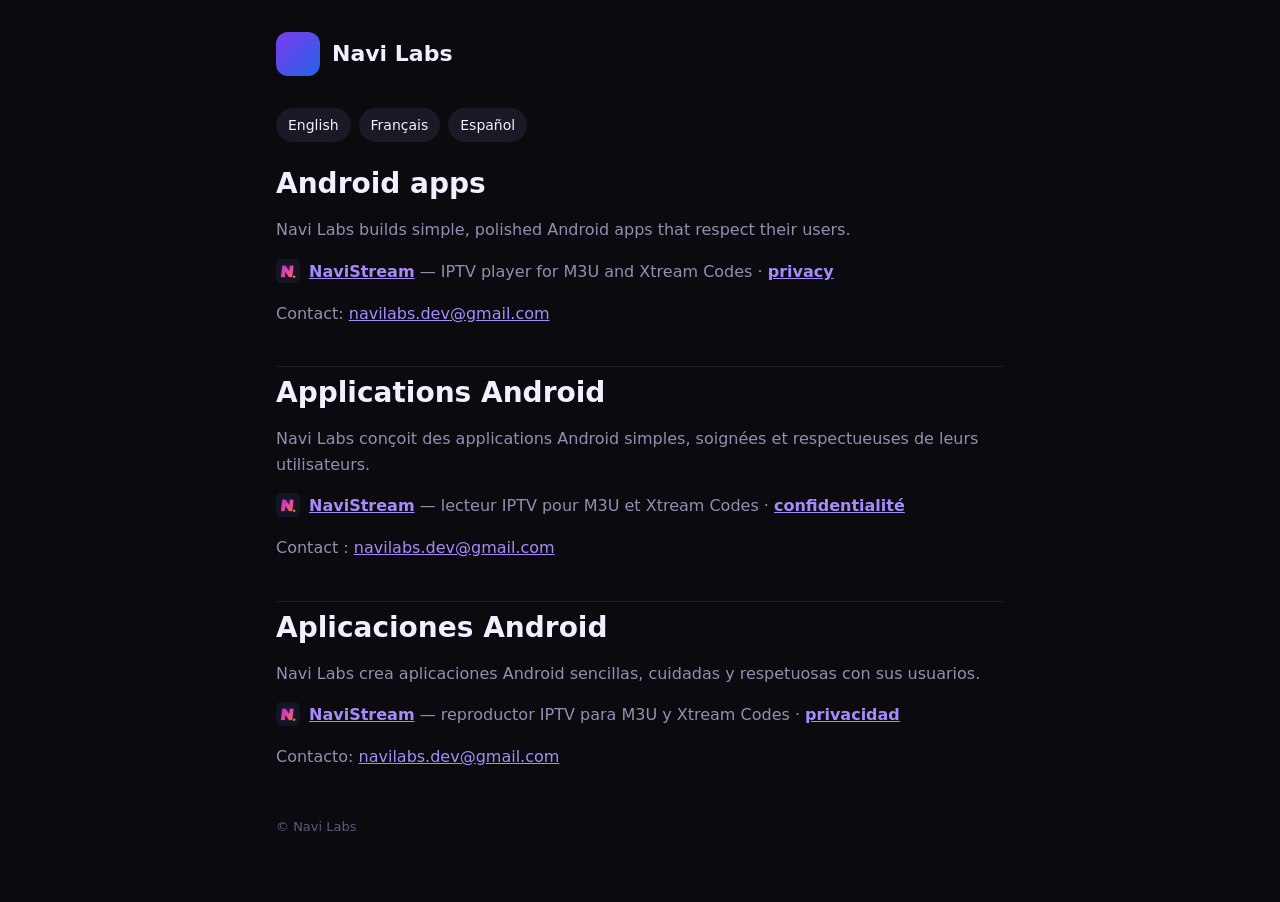
<file: index.html>
<!doctype html>
<html lang="en">
<head>
  <meta charset="utf-8">
  <meta name="viewport" content="width=device-width, initial-scale=1">
  <meta name="robots" content="noindex">
  <meta name="google-site-verification" content="mLCMIlj_lYxmFpUtmn_haMWbnfl76-PF5dcKWTGZXME">
  <title>Navi Labs</title>
  <meta name="description" content="Navi Labs — Android apps.">
  <link rel="stylesheet" href="style.css">
</head>
<body>
  <div class="wrap">
    <header>
      <div class="logo" aria-hidden="true"></div>
      <div class="brand"><a href="./">Navi Labs</a></div>
    </header>

    <nav class="langs" aria-label="Langue / Language / Idioma">
      <a href="#en">English</a>
      <a href="#fr">Français</a>
      <a href="#es">Español</a>
    </nav>

    <section id="en" lang="en">
      <h1>Android apps</h1>
      <p>Navi Labs builds simple, polished Android apps that respect their users.</p>
      <ul class="apps">
        <li><img class="app-icon" src="navistream/icon.png" alt="" width="24" height="24"> <a href="navistream/">NaviStream</a> — IPTV player for M3U and Xtream Codes · <a href="navistream/privacy.html#en">privacy</a></li>
      </ul>
      <p>Contact: <a href="mailto:navilabs.dev@gmail.com">navilabs.dev@gmail.com</a></p>
    </section>

    <section id="fr" lang="fr" class="lang-section">
      <h1>Applications Android</h1>
      <p>Navi Labs conçoit des applications Android simples, soignées et respectueuses de leurs utilisateurs.</p>
      <ul class="apps">
        <li><img class="app-icon" src="navistream/icon.png" alt="" width="24" height="24"> <a href="navistream/">NaviStream</a> — lecteur IPTV pour M3U et Xtream Codes · <a href="navistream/privacy.html#fr">confidentialité</a></li>
      </ul>
      <p>Contact : <a href="mailto:navilabs.dev@gmail.com">navilabs.dev@gmail.com</a></p>
    </section>

    <section id="es" lang="es" class="lang-section">
      <h1>Aplicaciones Android</h1>
      <p>Navi Labs crea aplicaciones Android sencillas, cuidadas y respetuosas con sus usuarios.</p>
      <ul class="apps">
        <li><img class="app-icon" src="navistream/icon.png" alt="" width="24" height="24"> <a href="navistream/">NaviStream</a> — reproductor IPTV para M3U y Xtream Codes · <a href="navistream/privacy.html#es">privacidad</a></li>
      </ul>
      <p>Contacto: <a href="mailto:navilabs.dev@gmail.com">navilabs.dev@gmail.com</a></p>
    </section>

    <footer>© Navi Labs</footer>
  </div>
</body>
</html>
</file>
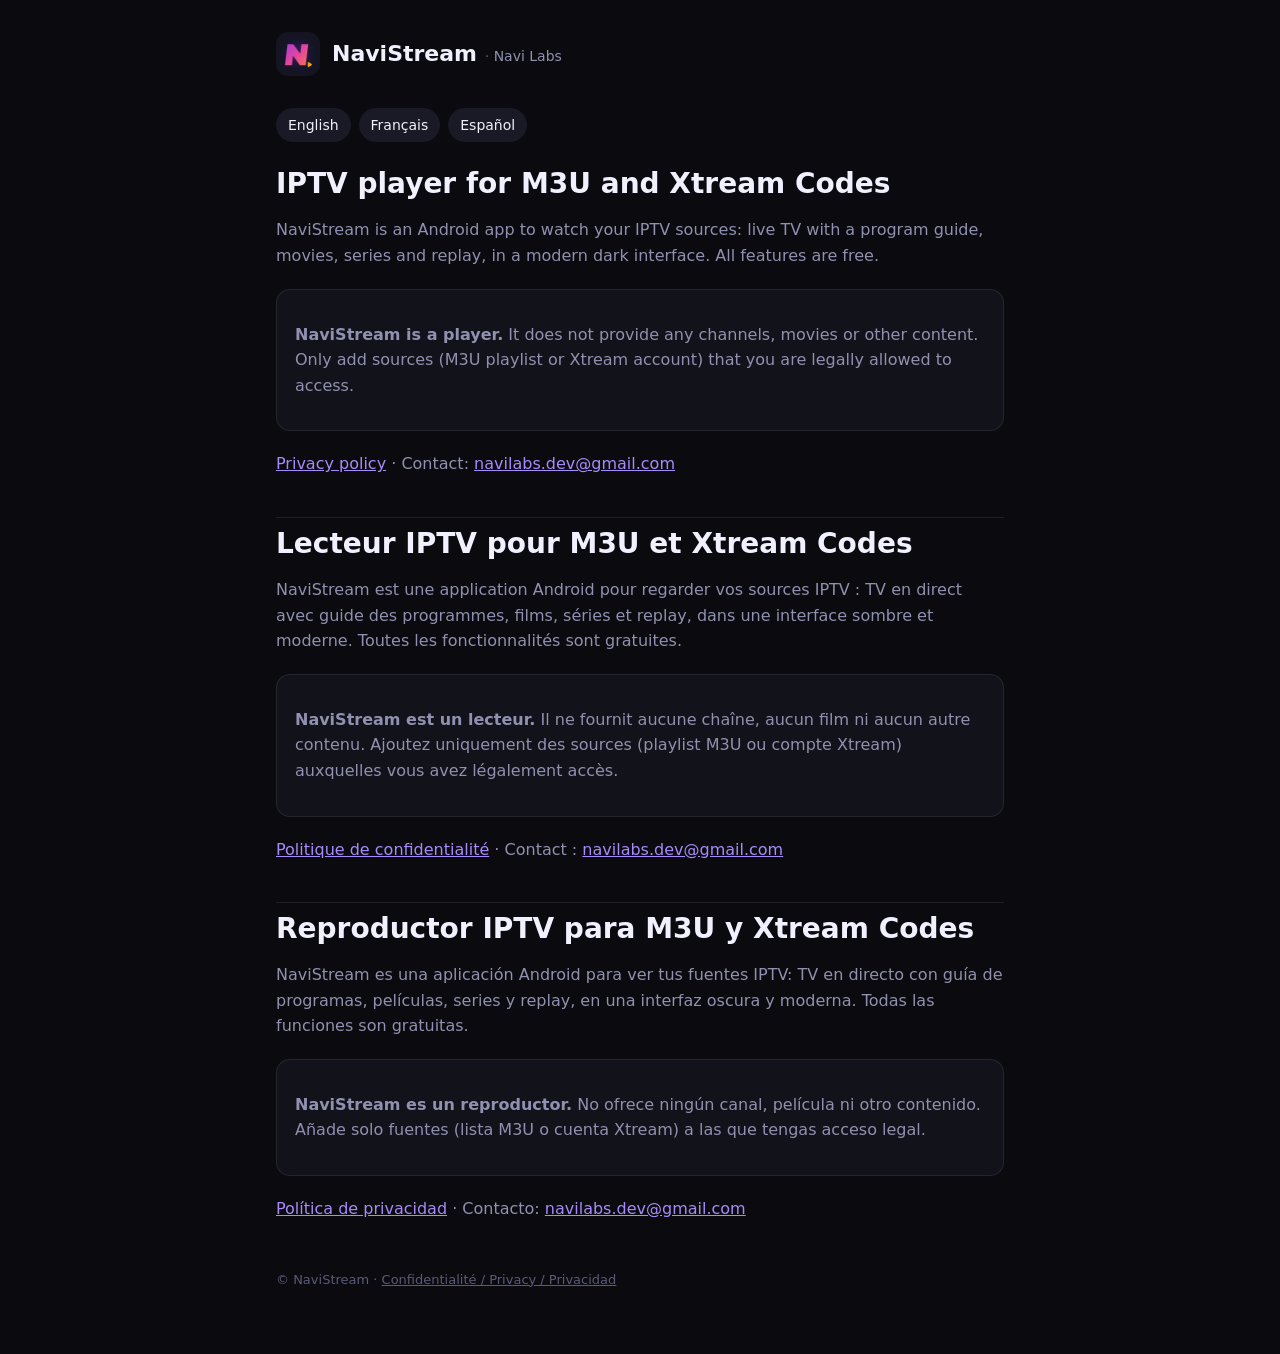
<file: navistream/index.html>
<!doctype html>
<html lang="en">
<head>
  <meta charset="utf-8">
  <meta name="viewport" content="width=device-width, initial-scale=1">
  <meta name="robots" content="noindex">
  <title>NaviStream — IPTV player</title>
  <meta name="description" content="NaviStream: IPTV player for M3U playlists and Xtream Codes accounts. Live TV, movies, series and replay.">
  <link rel="stylesheet" href="../style.css">
  <link rel="icon" type="image/png" href="icon.png">
</head>
<body>
  <div class="wrap">
    <header>
      <img class="logo" src="icon.png" alt="" width="44" height="44">
      <div class="brand"><a href="./">NaviStream</a> <span class="by">· <a href="../">Navi Labs</a></span></div>
    </header>

    <nav class="langs" aria-label="Langue / Language / Idioma">
      <a href="#en">English</a>
      <a href="#fr">Français</a>
      <a href="#es">Español</a>
    </nav>

    <section id="en" lang="en">
      <h1>IPTV player for M3U and Xtream Codes</h1>
      <p>NaviStream is an Android app to watch your IPTV sources: live TV with a program guide, movies, series and replay, in a modern dark interface. All features are free.</p>
      <div class="card">
        <p><strong>NaviStream is a player.</strong> It does not provide any channels, movies or other content. Only add sources (M3U playlist or Xtream account) that you are legally allowed to access.</p>
      </div>
      <p><a href="privacy.html#en">Privacy policy</a> · Contact: <a href="mailto:navilabs.dev@gmail.com">navilabs.dev@gmail.com</a></p>
    </section>

    <section id="fr" lang="fr" class="lang-section">
      <h1>Lecteur IPTV pour M3U et Xtream Codes</h1>
      <p>NaviStream est une application Android pour regarder vos sources IPTV : TV en direct avec guide des programmes, films, séries et replay, dans une interface sombre et moderne. Toutes les fonctionnalités sont gratuites.</p>
      <div class="card">
        <p><strong>NaviStream est un lecteur.</strong> Il ne fournit aucune chaîne, aucun film ni aucun autre contenu. Ajoutez uniquement des sources (playlist M3U ou compte Xtream) auxquelles vous avez légalement accès.</p>
      </div>
      <p><a href="privacy.html#fr">Politique de confidentialité</a> · Contact : <a href="mailto:navilabs.dev@gmail.com">navilabs.dev@gmail.com</a></p>
    </section>

    <section id="es" lang="es" class="lang-section">
      <h1>Reproductor IPTV para M3U y Xtream Codes</h1>
      <p>NaviStream es una aplicación Android para ver tus fuentes IPTV: TV en directo con guía de programas, películas, series y replay, en una interfaz oscura y moderna. Todas las funciones son gratuitas.</p>
      <div class="card">
        <p><strong>NaviStream es un reproductor.</strong> No ofrece ningún canal, película ni otro contenido. Añade solo fuentes (lista M3U o cuenta Xtream) a las que tengas acceso legal.</p>
      </div>
      <p><a href="privacy.html#es">Política de privacidad</a> · Contacto: <a href="mailto:navilabs.dev@gmail.com">navilabs.dev@gmail.com</a></p>
    </section>

    <footer>© NaviStream · <a href="privacy.html">Confidentialité / Privacy / Privacidad</a></footer>
  </div>
</body>
</html>
</file>
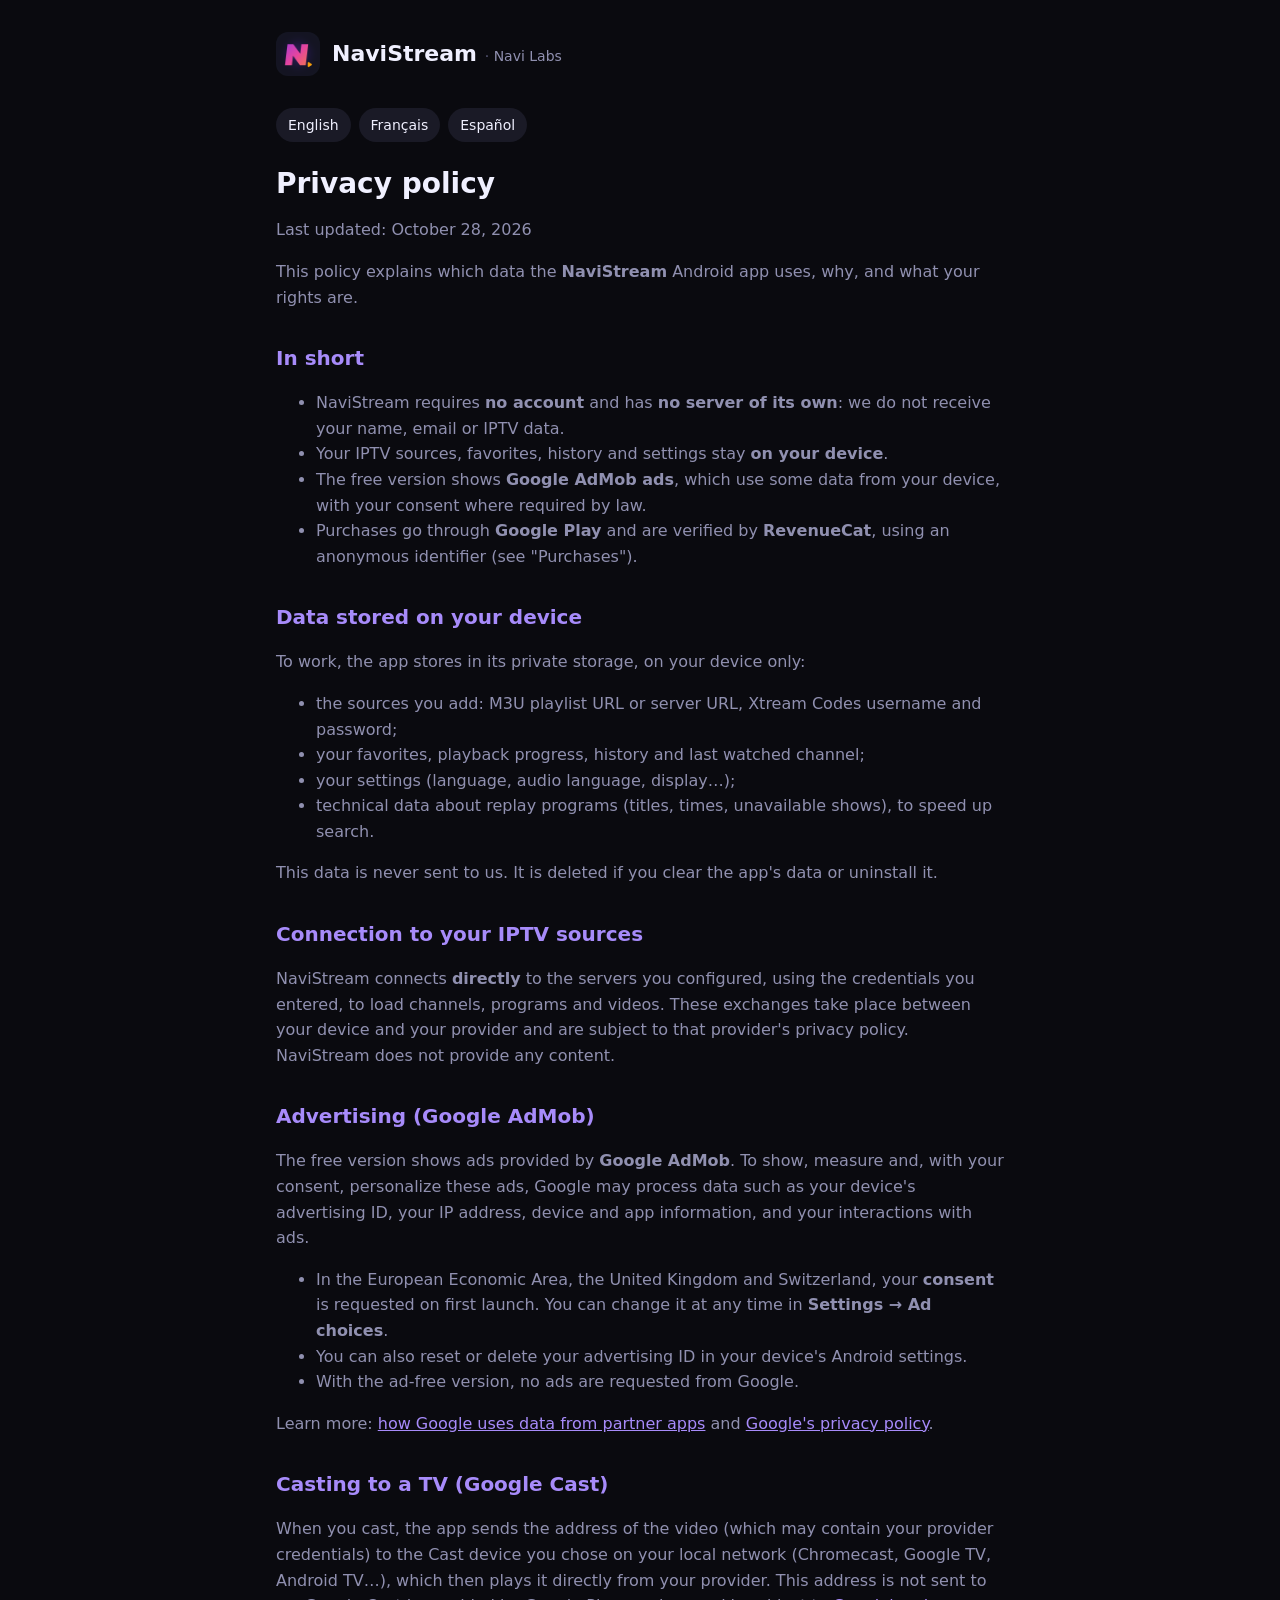
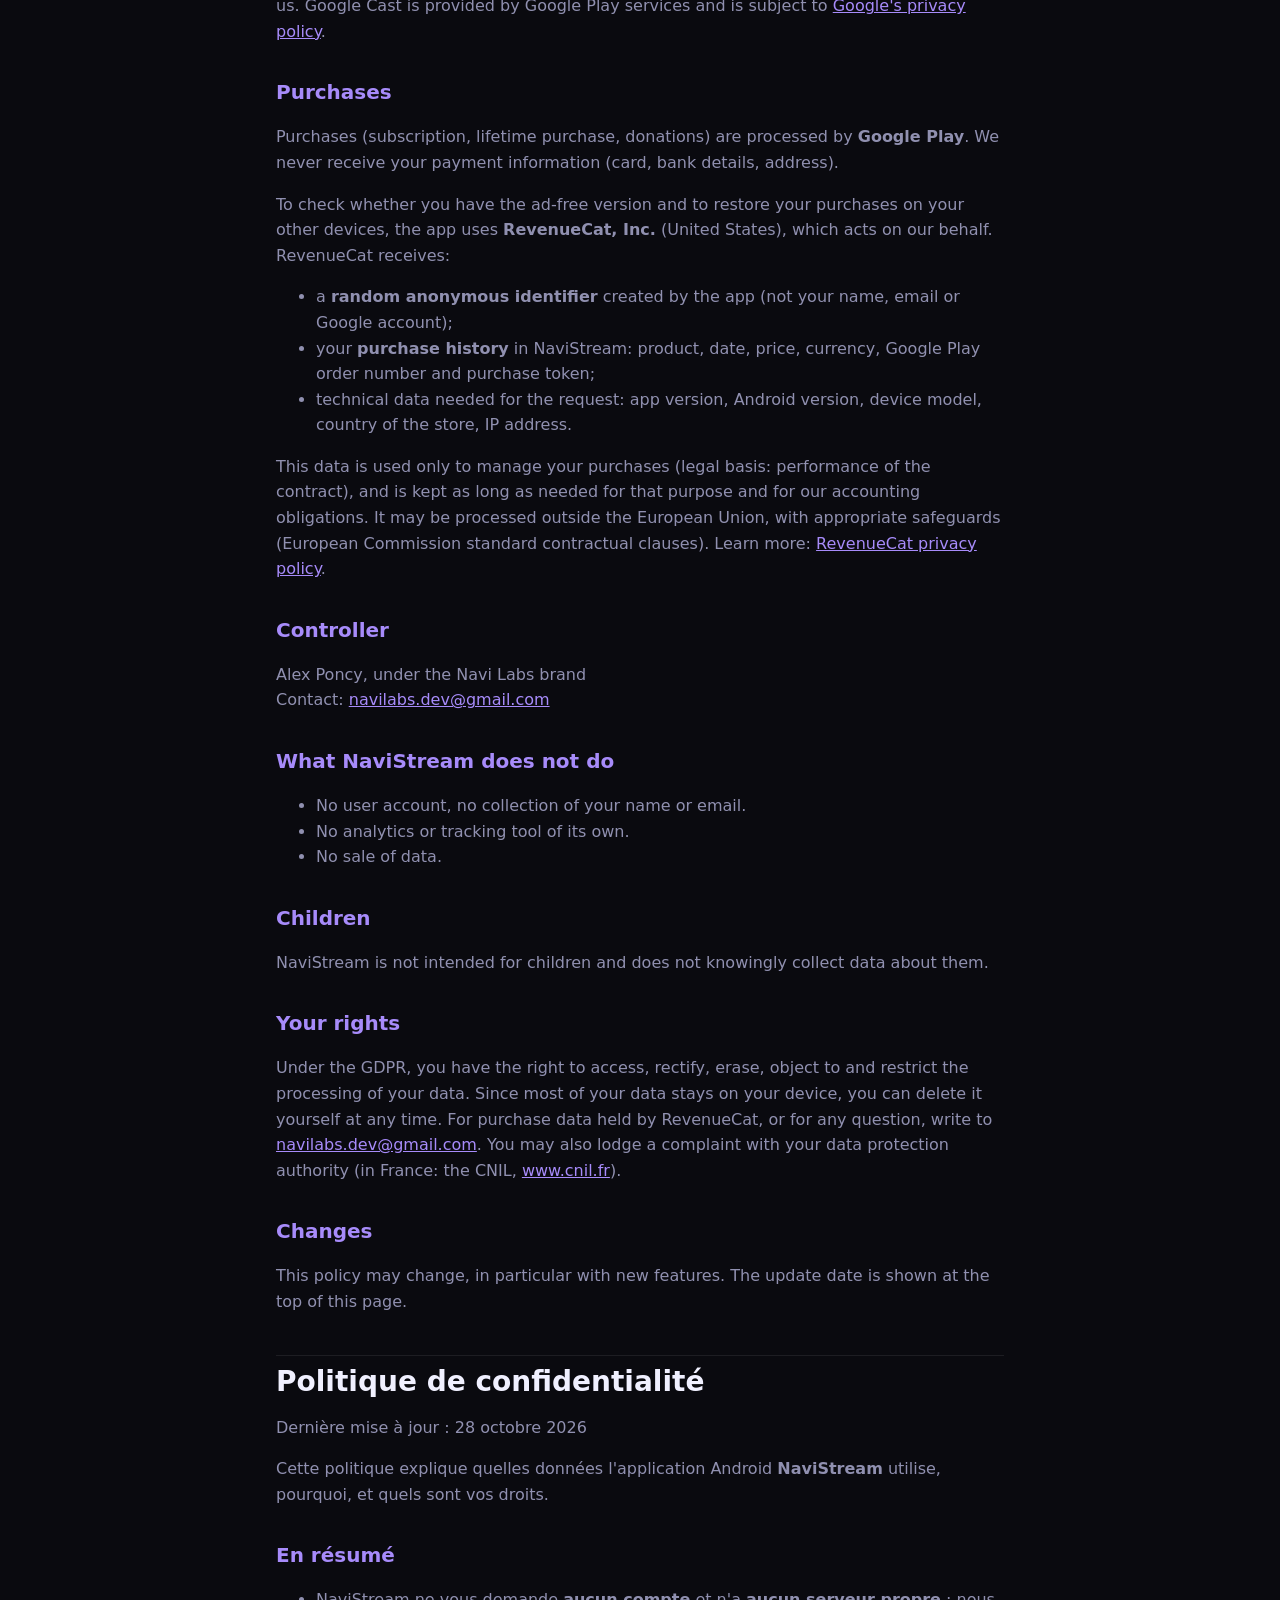
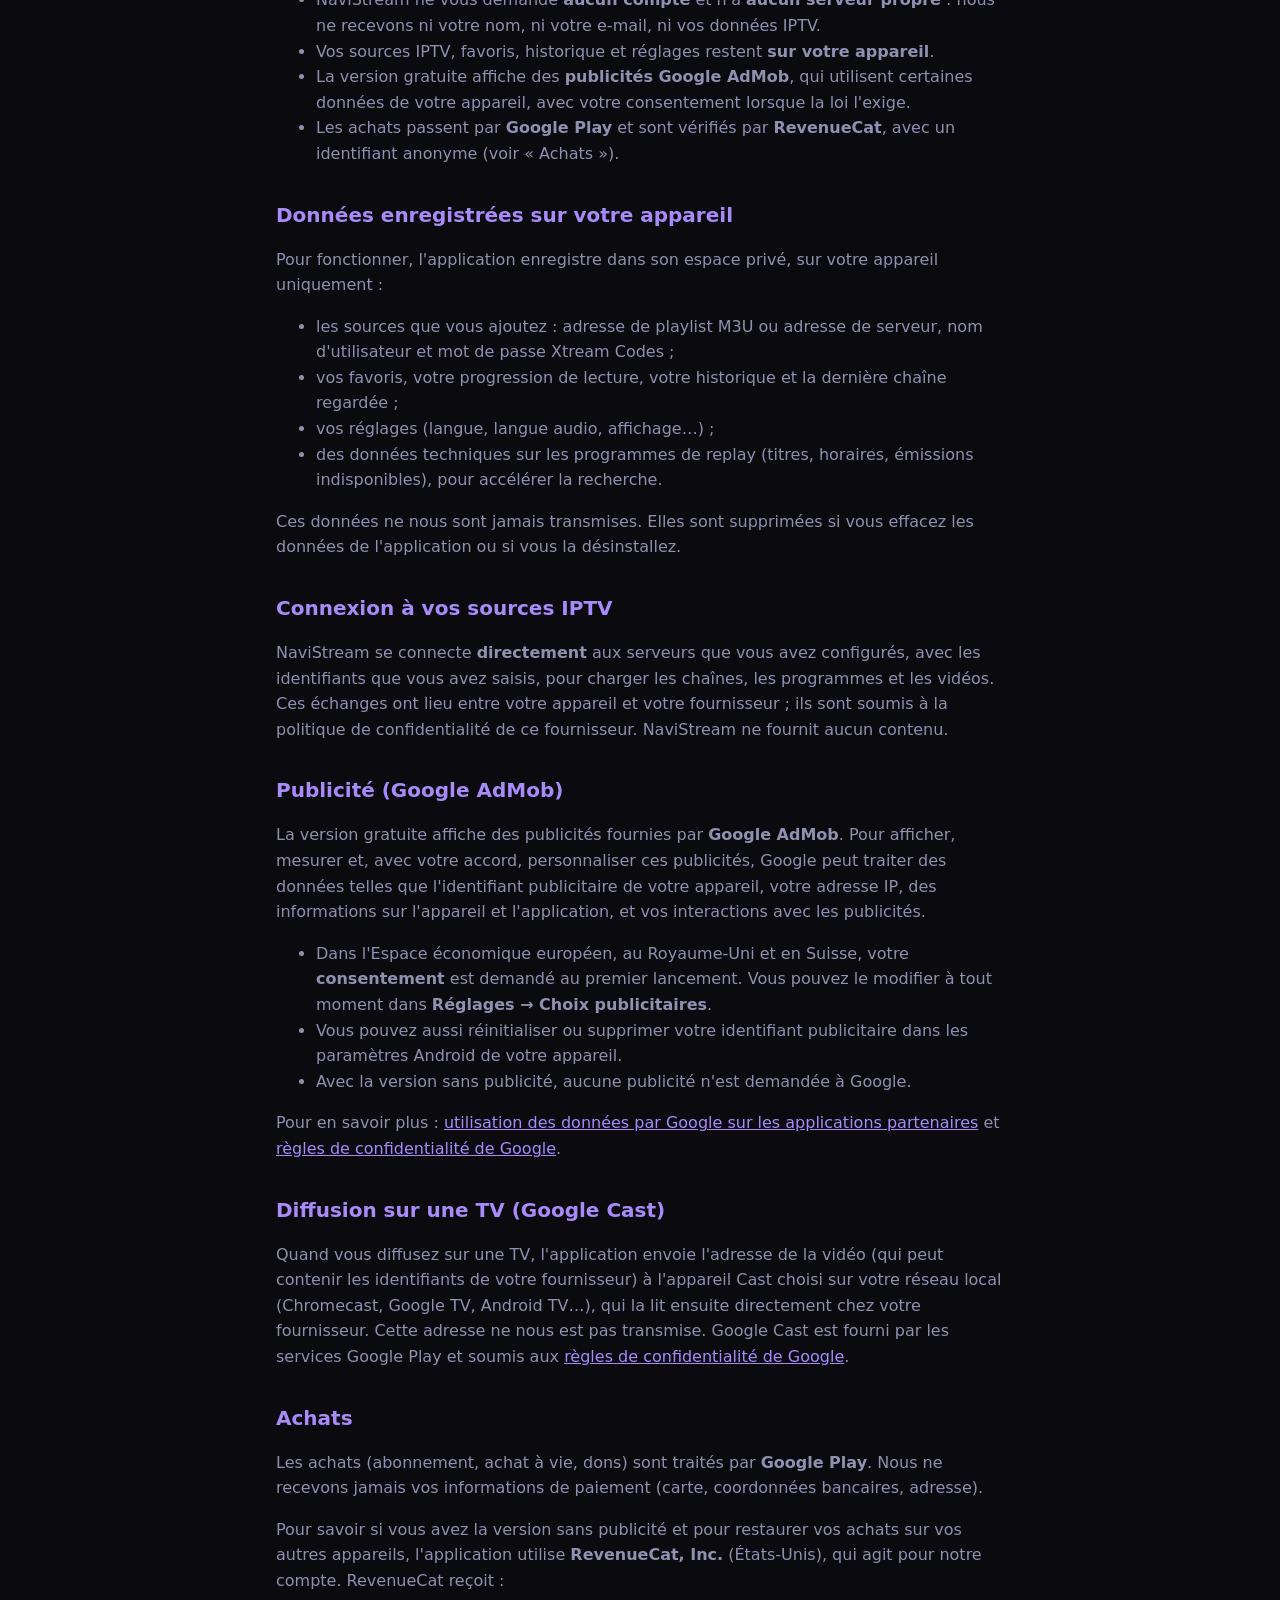
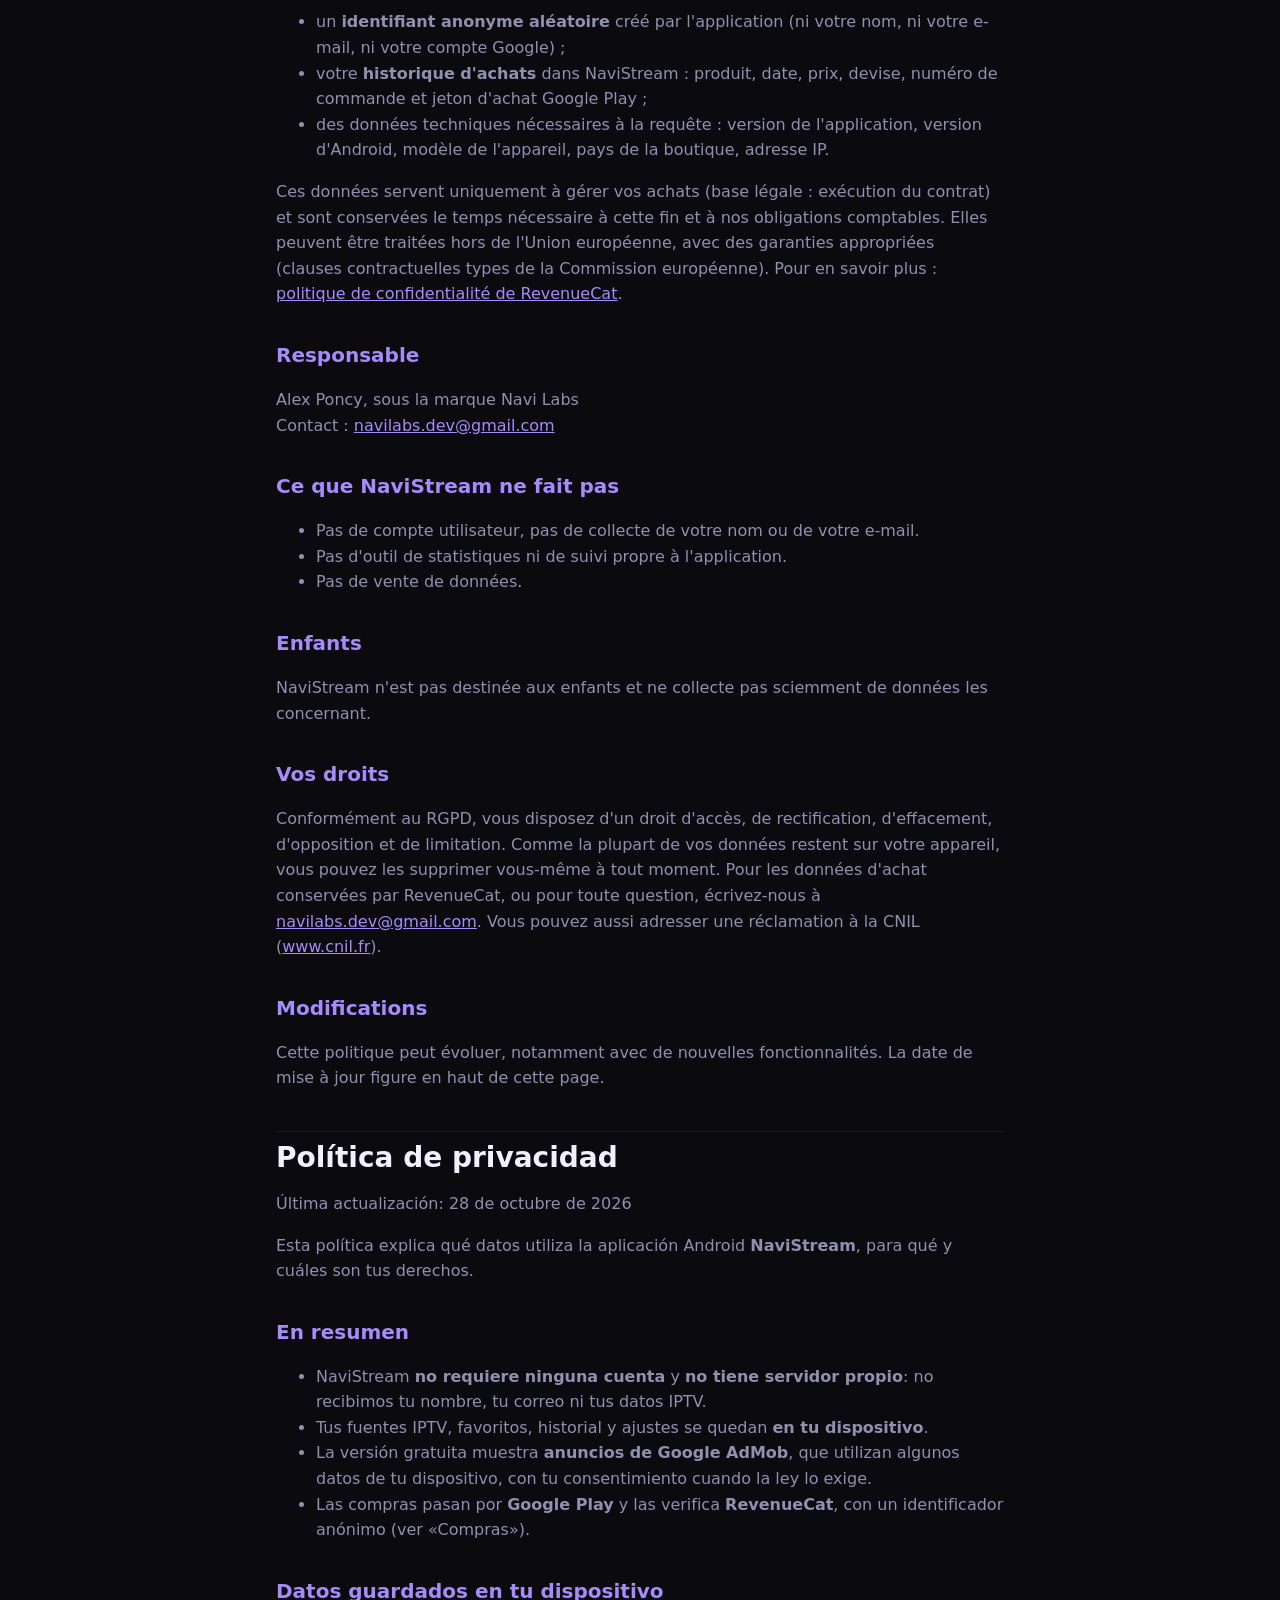
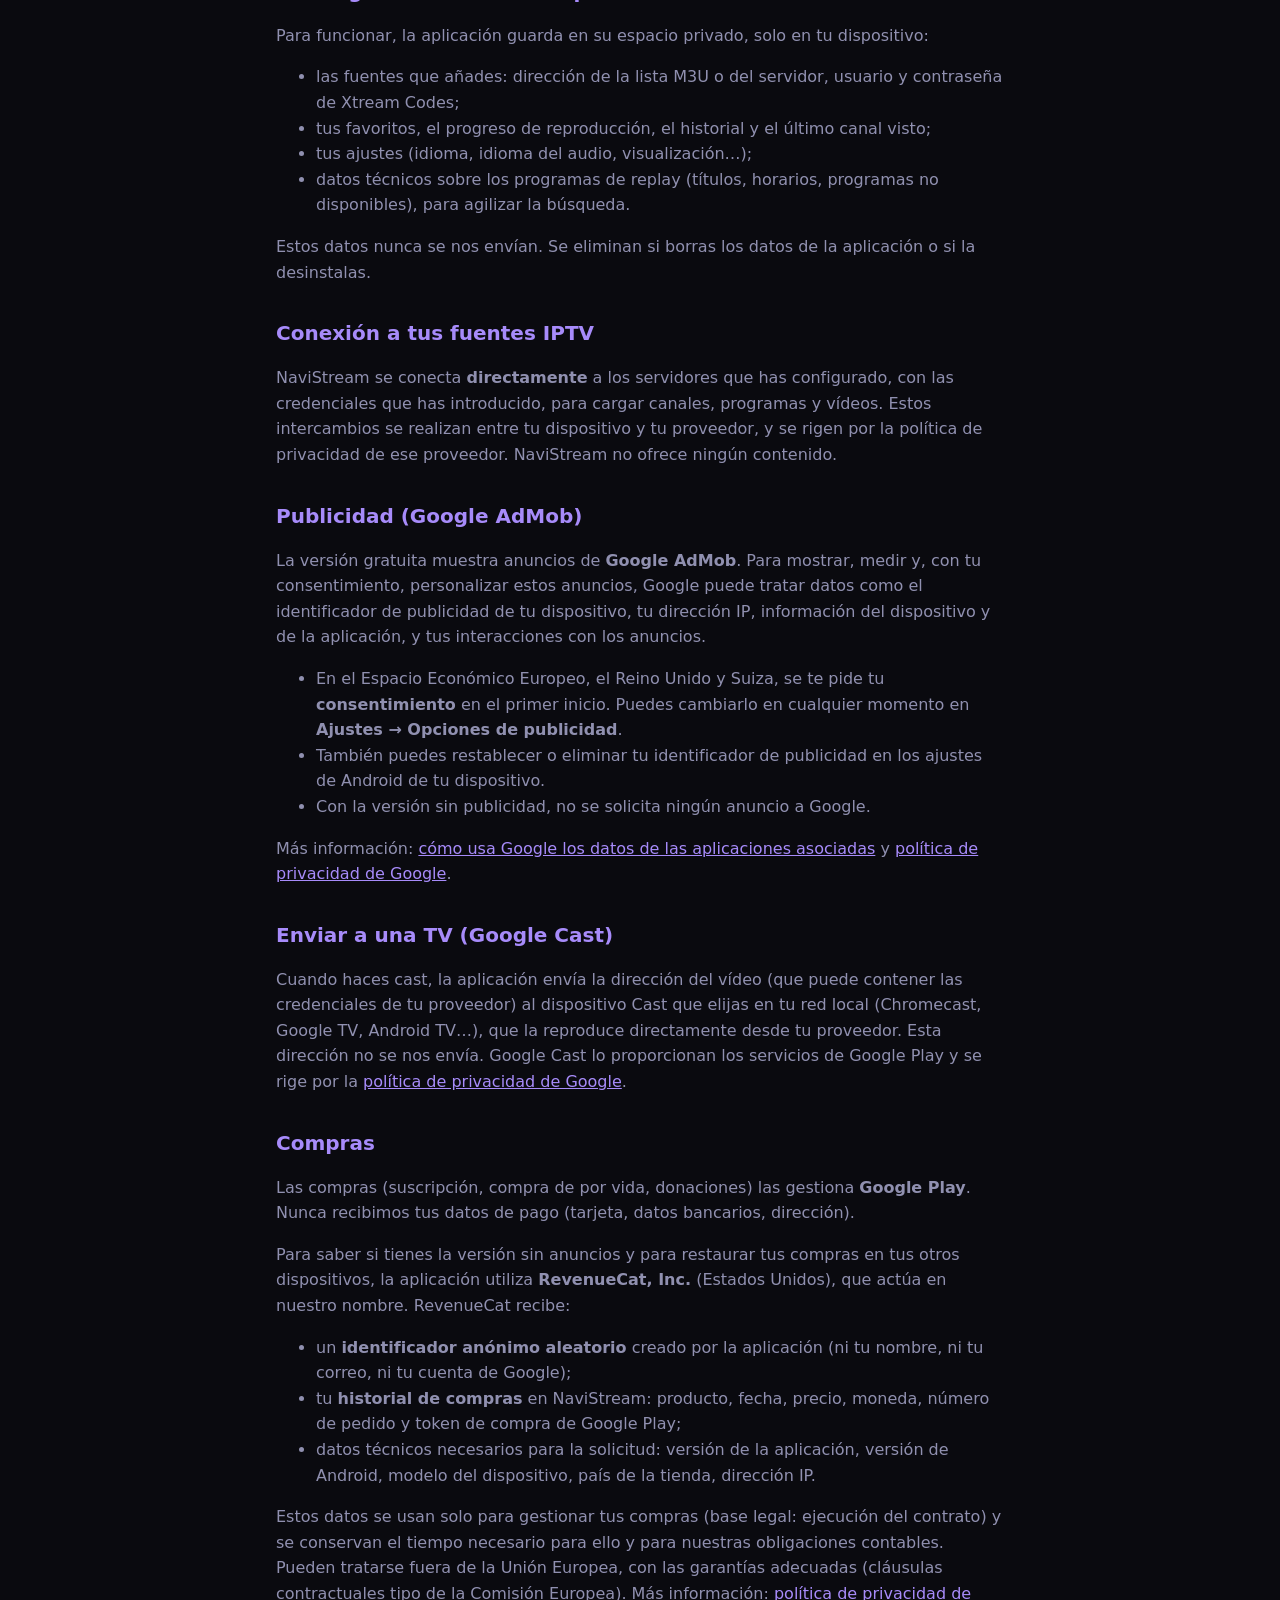
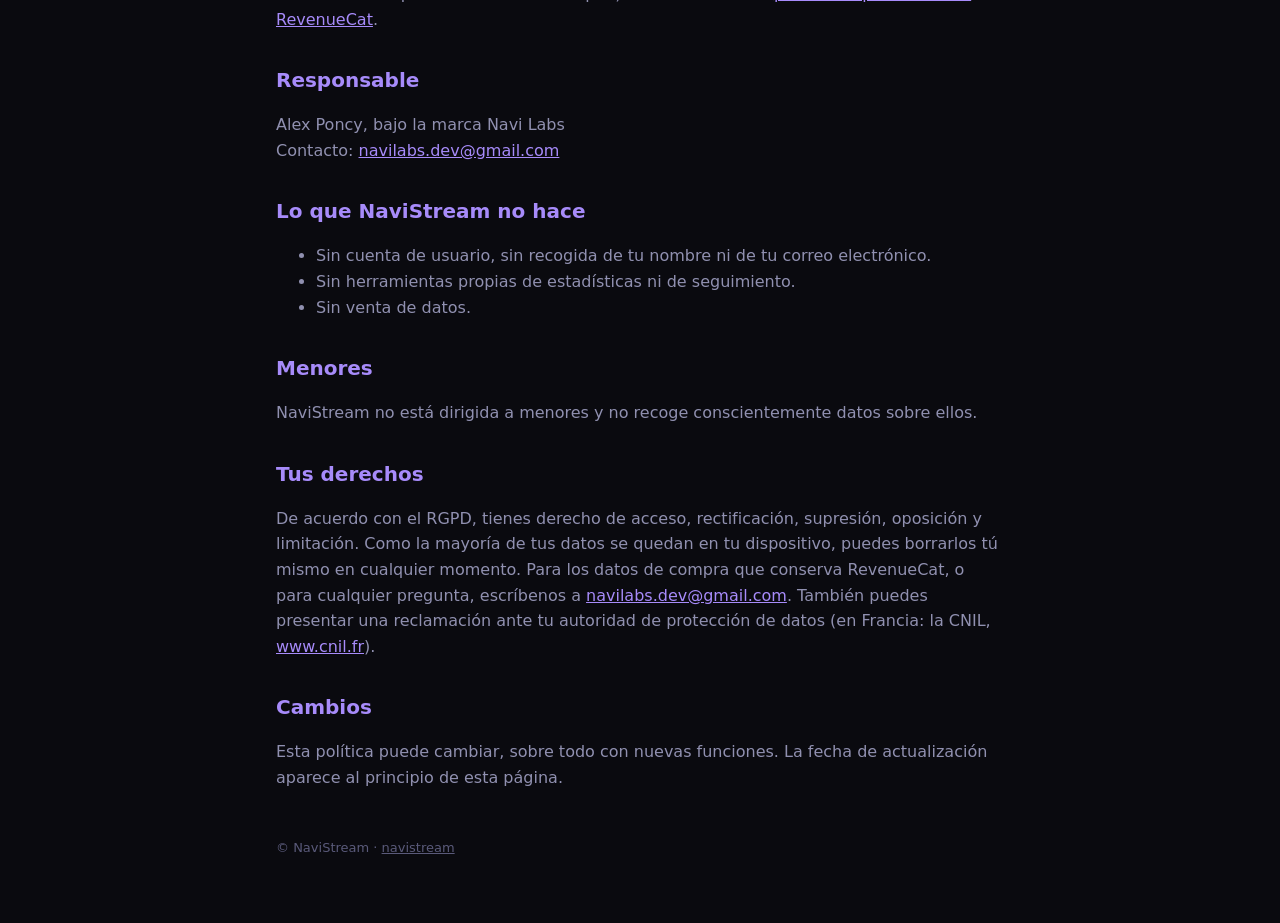
<file: navistream/privacy.html>
<!doctype html>
<html lang="en">
<head>
  <meta charset="utf-8">
  <meta name="viewport" content="width=device-width, initial-scale=1">
  <meta name="robots" content="noindex">
  <title>NaviStream — Privacy policy</title>
  <meta name="description" content="Privacy policy of the NaviStream app.">
  <link rel="stylesheet" href="../style.css">
  <link rel="icon" type="image/png" href="icon.png">
</head>
<body>
  <div class="wrap">
    <header>
      <img class="logo" src="icon.png" alt="" width="44" height="44">
      <div class="brand"><a href="./">NaviStream</a> <span class="by">· <a href="../">Navi Labs</a></span></div>
    </header>

    <nav class="langs" aria-label="Langue / Language / Idioma">
      <a href="#en">English</a>
      <a href="#fr">Français</a>
      <a href="#es">Español</a>
    </nav>

    <!-- ===================================================== ENGLISH -->
    <section id="en" lang="en">
      <h1>Privacy policy</h1>
      <p>Last updated: October 28, 2026</p>

      <p>This policy explains which data the <strong>NaviStream</strong> Android app uses, why, and what your rights are.</p>

      <h2>In short</h2>
      <ul>
        <li>NaviStream requires <strong>no account</strong> and has <strong>no server of its own</strong>: we do not receive your name, email or IPTV data.</li>
        <li>Your IPTV sources, favorites, history and settings stay <strong>on your device</strong>.</li>
        <li>The free version shows <strong>Google AdMob ads</strong>, which use some data from your device, with your consent where required by law.</li>
        <li>Purchases go through <strong>Google Play</strong> and are verified by <strong>RevenueCat</strong>, using an anonymous identifier (see "Purchases").</li>
      </ul>

      <h2>Data stored on your device</h2>
      <p>To work, the app stores in its private storage, on your device only:</p>
      <ul>
        <li>the sources you add: M3U playlist URL or server URL, Xtream Codes username and password;</li>
        <li>your favorites, playback progress, history and last watched channel;</li>
        <li>your settings (language, audio language, display…);</li>
        <li>technical data about replay programs (titles, times, unavailable shows), to speed up search.</li>
      </ul>
      <p>This data is never sent to us. It is deleted if you clear the app's data or uninstall it.</p>

      <h2>Connection to your IPTV sources</h2>
      <p>NaviStream connects <strong>directly</strong> to the servers you configured, using the credentials you entered, to load channels, programs and videos. These exchanges take place between your device and your provider and are subject to that provider's privacy policy. NaviStream does not provide any content.</p>

      <h2>Advertising (Google AdMob)</h2>
      <p>The free version shows ads provided by <strong>Google AdMob</strong>. To show, measure and, with your consent, personalize these ads, Google may process data such as your device's advertising ID, your IP address, device and app information, and your interactions with ads.</p>
      <ul>
        <li>In the European Economic Area, the United Kingdom and Switzerland, your <strong>consent</strong> is requested on first launch. You can change it at any time in <strong>Settings → Ad choices</strong>.</li>
        <li>You can also reset or delete your advertising ID in your device's Android settings.</li>
        <li>With the ad-free version, no ads are requested from Google.</li>
      </ul>
      <p>Learn more: <a href="https://policies.google.com/technologies/partner-sites" rel="noopener">how Google uses data from partner apps</a> and <a href="https://policies.google.com/privacy" rel="noopener">Google's privacy policy</a>.</p>

      <h2>Casting to a TV (Google Cast)</h2>
      <p>When you cast, the app sends the address of the video (which may contain your provider credentials) to the Cast device you chose on your local network (Chromecast, Google TV, Android TV…), which then plays it directly from your provider. This address is not sent to us. Google Cast is provided by Google Play services and is subject to <a href="https://policies.google.com/privacy" rel="noopener">Google's privacy policy</a>.</p>

      <h2>Purchases</h2>
      <p>Purchases (subscription, lifetime purchase, donations) are processed by <strong>Google Play</strong>. We never receive your payment information (card, bank details, address).</p>
      <p>To check whether you have the ad-free version and to restore your purchases on your other devices, the app uses <strong>RevenueCat, Inc.</strong> (United States), which acts on our behalf. RevenueCat receives:</p>
      <ul>
        <li>a <strong>random anonymous identifier</strong> created by the app (not your name, email or Google account);</li>
        <li>your <strong>purchase history</strong> in NaviStream: product, date, price, currency, Google Play order number and purchase token;</li>
        <li>technical data needed for the request: app version, Android version, device model, country of the store, IP address.</li>
      </ul>
      <p>This data is used only to manage your purchases (legal basis: performance of the contract), and is kept as long as needed for that purpose and for our accounting obligations. It may be processed outside the European Union, with appropriate safeguards (European Commission standard contractual clauses). Learn more: <a href="https://www.revenuecat.com/privacy" rel="noopener">RevenueCat privacy policy</a>.</p>

      <h2>Controller</h2>
      <p>Alex Poncy, under the Navi Labs brand<br>Contact: <a href="mailto:navilabs.dev@gmail.com">navilabs.dev@gmail.com</a></p>

      <h2>What NaviStream does not do</h2>
      <ul>
        <li>No user account, no collection of your name or email.</li>
        <li>No analytics or tracking tool of its own.</li>
        <li>No sale of data.</li>
      </ul>

      <h2>Children</h2>
      <p>NaviStream is not intended for children and does not knowingly collect data about them.</p>

      <h2>Your rights</h2>
      <p>Under the GDPR, you have the right to access, rectify, erase, object to and restrict the processing of your data. Since most of your data stays on your device, you can delete it yourself at any time. For purchase data held by RevenueCat, or for any question, write to <a href="mailto:navilabs.dev@gmail.com">navilabs.dev@gmail.com</a>. You may also lodge a complaint with your data protection authority (in France: the CNIL, <a href="https://www.cnil.fr" rel="noopener">www.cnil.fr</a>).</p>

      <h2>Changes</h2>
      <p>This policy may change, in particular with new features. The update date is shown at the top of this page.</p>
    </section>

    <!-- ===================================================== FRANÇAIS -->
    <section id="fr" lang="fr" class="lang-section">
      <h1>Politique de confidentialité</h1>
      <p>Dernière mise à jour : 28 octobre 2026</p>

      <p>Cette politique explique quelles données l'application Android <strong>NaviStream</strong> utilise, pourquoi, et quels sont vos droits.</p>

      <h2>En résumé</h2>
      <ul>
        <li>NaviStream ne vous demande <strong>aucun compte</strong> et n'a <strong>aucun serveur propre</strong> : nous ne recevons ni votre nom, ni votre e-mail, ni vos données IPTV.</li>
        <li>Vos sources IPTV, favoris, historique et réglages restent <strong>sur votre appareil</strong>.</li>
        <li>La version gratuite affiche des <strong>publicités Google AdMob</strong>, qui utilisent certaines données de votre appareil, avec votre consentement lorsque la loi l'exige.</li>
        <li>Les achats passent par <strong>Google Play</strong> et sont vérifiés par <strong>RevenueCat</strong>, avec un identifiant anonyme (voir « Achats »).</li>
      </ul>

      <h2>Données enregistrées sur votre appareil</h2>
      <p>Pour fonctionner, l'application enregistre dans son espace privé, sur votre appareil uniquement :</p>
      <ul>
        <li>les sources que vous ajoutez : adresse de playlist M3U ou adresse de serveur, nom d'utilisateur et mot de passe Xtream Codes ;</li>
        <li>vos favoris, votre progression de lecture, votre historique et la dernière chaîne regardée ;</li>
        <li>vos réglages (langue, langue audio, affichage…) ;</li>
        <li>des données techniques sur les programmes de replay (titres, horaires, émissions indisponibles), pour accélérer la recherche.</li>
      </ul>
      <p>Ces données ne nous sont jamais transmises. Elles sont supprimées si vous effacez les données de l'application ou si vous la désinstallez.</p>

      <h2>Connexion à vos sources IPTV</h2>
      <p>NaviStream se connecte <strong>directement</strong> aux serveurs que vous avez configurés, avec les identifiants que vous avez saisis, pour charger les chaînes, les programmes et les vidéos. Ces échanges ont lieu entre votre appareil et votre fournisseur ; ils sont soumis à la politique de confidentialité de ce fournisseur. NaviStream ne fournit aucun contenu.</p>

      <h2>Publicité (Google AdMob)</h2>
      <p>La version gratuite affiche des publicités fournies par <strong>Google AdMob</strong>. Pour afficher, mesurer et, avec votre accord, personnaliser ces publicités, Google peut traiter des données telles que l'identifiant publicitaire de votre appareil, votre adresse IP, des informations sur l'appareil et l'application, et vos interactions avec les publicités.</p>
      <ul>
        <li>Dans l'Espace économique européen, au Royaume-Uni et en Suisse, votre <strong>consentement</strong> est demandé au premier lancement. Vous pouvez le modifier à tout moment dans <strong>Réglages → Choix publicitaires</strong>.</li>
        <li>Vous pouvez aussi réinitialiser ou supprimer votre identifiant publicitaire dans les paramètres Android de votre appareil.</li>
        <li>Avec la version sans publicité, aucune publicité n'est demandée à Google.</li>
      </ul>
      <p>Pour en savoir plus : <a href="https://policies.google.com/technologies/partner-sites" rel="noopener">utilisation des données par Google sur les applications partenaires</a> et <a href="https://policies.google.com/privacy" rel="noopener">règles de confidentialité de Google</a>.</p>

      <h2>Diffusion sur une TV (Google Cast)</h2>
      <p>Quand vous diffusez sur une TV, l'application envoie l'adresse de la vidéo (qui peut contenir les identifiants de votre fournisseur) à l'appareil Cast choisi sur votre réseau local (Chromecast, Google TV, Android TV…), qui la lit ensuite directement chez votre fournisseur. Cette adresse ne nous est pas transmise. Google Cast est fourni par les services Google Play et soumis aux <a href="https://policies.google.com/privacy" rel="noopener">règles de confidentialité de Google</a>.</p>

      <h2>Achats</h2>
      <p>Les achats (abonnement, achat à vie, dons) sont traités par <strong>Google Play</strong>. Nous ne recevons jamais vos informations de paiement (carte, coordonnées bancaires, adresse).</p>
      <p>Pour savoir si vous avez la version sans publicité et pour restaurer vos achats sur vos autres appareils, l'application utilise <strong>RevenueCat, Inc.</strong> (États-Unis), qui agit pour notre compte. RevenueCat reçoit :</p>
      <ul>
        <li>un <strong>identifiant anonyme aléatoire</strong> créé par l'application (ni votre nom, ni votre e-mail, ni votre compte Google) ;</li>
        <li>votre <strong>historique d'achats</strong> dans NaviStream : produit, date, prix, devise, numéro de commande et jeton d'achat Google Play ;</li>
        <li>des données techniques nécessaires à la requête : version de l'application, version d'Android, modèle de l'appareil, pays de la boutique, adresse IP.</li>
      </ul>
      <p>Ces données servent uniquement à gérer vos achats (base légale : exécution du contrat) et sont conservées le temps nécessaire à cette fin et à nos obligations comptables. Elles peuvent être traitées hors de l'Union européenne, avec des garanties appropriées (clauses contractuelles types de la Commission européenne). Pour en savoir plus : <a href="https://www.revenuecat.com/privacy" rel="noopener">politique de confidentialité de RevenueCat</a>.</p>

      <h2>Responsable</h2>
      <p>Alex Poncy, sous la marque Navi Labs<br>Contact : <a href="mailto:navilabs.dev@gmail.com">navilabs.dev@gmail.com</a></p>

      <h2>Ce que NaviStream ne fait pas</h2>
      <ul>
        <li>Pas de compte utilisateur, pas de collecte de votre nom ou de votre e-mail.</li>
        <li>Pas d'outil de statistiques ni de suivi propre à l'application.</li>
        <li>Pas de vente de données.</li>
      </ul>

      <h2>Enfants</h2>
      <p>NaviStream n'est pas destinée aux enfants et ne collecte pas sciemment de données les concernant.</p>

      <h2>Vos droits</h2>
      <p>Conformément au RGPD, vous disposez d'un droit d'accès, de rectification, d'effacement, d'opposition et de limitation. Comme la plupart de vos données restent sur votre appareil, vous pouvez les supprimer vous-même à tout moment. Pour les données d'achat conservées par RevenueCat, ou pour toute question, écrivez-nous à <a href="mailto:navilabs.dev@gmail.com">navilabs.dev@gmail.com</a>. Vous pouvez aussi adresser une réclamation à la CNIL (<a href="https://www.cnil.fr" rel="noopener">www.cnil.fr</a>).</p>

      <h2>Modifications</h2>
      <p>Cette politique peut évoluer, notamment avec de nouvelles fonctionnalités. La date de mise à jour figure en haut de cette page.</p>
    </section>

    <!-- ===================================================== ESPAÑOL -->
    <section id="es" lang="es" class="lang-section">
      <h1>Política de privacidad</h1>
      <p>Última actualización: 28 de octubre de 2026</p>

      <p>Esta política explica qué datos utiliza la aplicación Android <strong>NaviStream</strong>, para qué y cuáles son tus derechos.</p>

      <h2>En resumen</h2>
      <ul>
        <li>NaviStream <strong>no requiere ninguna cuenta</strong> y <strong>no tiene servidor propio</strong>: no recibimos tu nombre, tu correo ni tus datos IPTV.</li>
        <li>Tus fuentes IPTV, favoritos, historial y ajustes se quedan <strong>en tu dispositivo</strong>.</li>
        <li>La versión gratuita muestra <strong>anuncios de Google AdMob</strong>, que utilizan algunos datos de tu dispositivo, con tu consentimiento cuando la ley lo exige.</li>
        <li>Las compras pasan por <strong>Google Play</strong> y las verifica <strong>RevenueCat</strong>, con un identificador anónimo (ver «Compras»).</li>
      </ul>

      <h2>Datos guardados en tu dispositivo</h2>
      <p>Para funcionar, la aplicación guarda en su espacio privado, solo en tu dispositivo:</p>
      <ul>
        <li>las fuentes que añades: dirección de la lista M3U o del servidor, usuario y contraseña de Xtream Codes;</li>
        <li>tus favoritos, el progreso de reproducción, el historial y el último canal visto;</li>
        <li>tus ajustes (idioma, idioma del audio, visualización…);</li>
        <li>datos técnicos sobre los programas de replay (títulos, horarios, programas no disponibles), para agilizar la búsqueda.</li>
      </ul>
      <p>Estos datos nunca se nos envían. Se eliminan si borras los datos de la aplicación o si la desinstalas.</p>

      <h2>Conexión a tus fuentes IPTV</h2>
      <p>NaviStream se conecta <strong>directamente</strong> a los servidores que has configurado, con las credenciales que has introducido, para cargar canales, programas y vídeos. Estos intercambios se realizan entre tu dispositivo y tu proveedor, y se rigen por la política de privacidad de ese proveedor. NaviStream no ofrece ningún contenido.</p>

      <h2>Publicidad (Google AdMob)</h2>
      <p>La versión gratuita muestra anuncios de <strong>Google AdMob</strong>. Para mostrar, medir y, con tu consentimiento, personalizar estos anuncios, Google puede tratar datos como el identificador de publicidad de tu dispositivo, tu dirección IP, información del dispositivo y de la aplicación, y tus interacciones con los anuncios.</p>
      <ul>
        <li>En el Espacio Económico Europeo, el Reino Unido y Suiza, se te pide tu <strong>consentimiento</strong> en el primer inicio. Puedes cambiarlo en cualquier momento en <strong>Ajustes → Opciones de publicidad</strong>.</li>
        <li>También puedes restablecer o eliminar tu identificador de publicidad en los ajustes de Android de tu dispositivo.</li>
        <li>Con la versión sin publicidad, no se solicita ningún anuncio a Google.</li>
      </ul>
      <p>Más información: <a href="https://policies.google.com/technologies/partner-sites" rel="noopener">cómo usa Google los datos de las aplicaciones asociadas</a> y <a href="https://policies.google.com/privacy" rel="noopener">política de privacidad de Google</a>.</p>

      <h2>Enviar a una TV (Google Cast)</h2>
      <p>Cuando haces cast, la aplicación envía la dirección del vídeo (que puede contener las credenciales de tu proveedor) al dispositivo Cast que elijas en tu red local (Chromecast, Google TV, Android TV…), que la reproduce directamente desde tu proveedor. Esta dirección no se nos envía. Google Cast lo proporcionan los servicios de Google Play y se rige por la <a href="https://policies.google.com/privacy" rel="noopener">política de privacidad de Google</a>.</p>

      <h2>Compras</h2>
      <p>Las compras (suscripción, compra de por vida, donaciones) las gestiona <strong>Google Play</strong>. Nunca recibimos tus datos de pago (tarjeta, datos bancarios, dirección).</p>
      <p>Para saber si tienes la versión sin anuncios y para restaurar tus compras en tus otros dispositivos, la aplicación utiliza <strong>RevenueCat, Inc.</strong> (Estados Unidos), que actúa en nuestro nombre. RevenueCat recibe:</p>
      <ul>
        <li>un <strong>identificador anónimo aleatorio</strong> creado por la aplicación (ni tu nombre, ni tu correo, ni tu cuenta de Google);</li>
        <li>tu <strong>historial de compras</strong> en NaviStream: producto, fecha, precio, moneda, número de pedido y token de compra de Google Play;</li>
        <li>datos técnicos necesarios para la solicitud: versión de la aplicación, versión de Android, modelo del dispositivo, país de la tienda, dirección IP.</li>
      </ul>
      <p>Estos datos se usan solo para gestionar tus compras (base legal: ejecución del contrato) y se conservan el tiempo necesario para ello y para nuestras obligaciones contables. Pueden tratarse fuera de la Unión Europea, con las garantías adecuadas (cláusulas contractuales tipo de la Comisión Europea). Más información: <a href="https://www.revenuecat.com/privacy" rel="noopener">política de privacidad de RevenueCat</a>.</p>

      <h2>Responsable</h2>
      <p>Alex Poncy, bajo la marca Navi Labs<br>Contacto: <a href="mailto:navilabs.dev@gmail.com">navilabs.dev@gmail.com</a></p>

      <h2>Lo que NaviStream no hace</h2>
      <ul>
        <li>Sin cuenta de usuario, sin recogida de tu nombre ni de tu correo electrónico.</li>
        <li>Sin herramientas propias de estadísticas ni de seguimiento.</li>
        <li>Sin venta de datos.</li>
      </ul>

      <h2>Menores</h2>
      <p>NaviStream no está dirigida a menores y no recoge conscientemente datos sobre ellos.</p>

      <h2>Tus derechos</h2>
      <p>De acuerdo con el RGPD, tienes derecho de acceso, rectificación, supresión, oposición y limitación. Como la mayoría de tus datos se quedan en tu dispositivo, puedes borrarlos tú mismo en cualquier momento. Para los datos de compra que conserva RevenueCat, o para cualquier pregunta, escríbenos a <a href="mailto:navilabs.dev@gmail.com">navilabs.dev@gmail.com</a>. También puedes presentar una reclamación ante tu autoridad de protección de datos (en Francia: la CNIL, <a href="https://www.cnil.fr" rel="noopener">www.cnil.fr</a>).</p>

      <h2>Cambios</h2>
      <p>Esta política puede cambiar, sobre todo con nuevas funciones. La fecha de actualización aparece al principio de esta página.</p>
    </section>

    <footer>© NaviStream · <a href="./">navistream</a></footer>
  </div>
</body>
</html>
</file>
<file: style.css>
/* NaviStream — site public (GitHub Pages). Couleurs reprises de l'app (src/theme/tokens.ts). */
:root {
  --bg: #0a0a0f;
  --bg2: #12121a;
  --bg3: #1a1a26;
  --accent1: #7c3aed;
  --accent2: #2563eb;
  --accent-text: #a78bfa;
  --text: #f0f0ff;
  --text2: #9090b0;
  --text3: #5a5a7a;
  --border: rgba(255, 255, 255, 0.08);
}

* { box-sizing: border-box; }

body {
  margin: 0;
  background: var(--bg);
  color: var(--text);
  font-family: system-ui, -apple-system, "Segoe UI", Roboto, sans-serif;
  line-height: 1.6;
}

.wrap { max-width: 760px; margin: 0 auto; padding: 32px 16px 64px; }

header { display: flex; align-items: center; gap: 12px; margin-bottom: 32px; }
.logo {
  width: 44px; height: 44px; border-radius: 12px;
  background: linear-gradient(135deg, var(--accent1), var(--accent2));
}
img.logo { display: block; background: none; }
.brand { font-size: 22px; font-weight: 700; }
.brand a { color: var(--text); text-decoration: none; }
.brand .by { font-size: 14px; font-weight: 400; color: var(--text3); }
.brand .by a { color: var(--text2); }

.apps { list-style: none; padding: 0; }
.apps li { margin: 12px 0; }
.apps a { font-weight: 600; }
.app-icon { width: 24px; height: 24px; border-radius: 6px; vertical-align: -6px; margin-right: 4px; }

h1 { font-size: 28px; line-height: 1.25; margin: 0 0 12px; }
h2 { font-size: 20px; margin: 32px 0 8px; color: var(--accent-text); }
h3 { font-size: 16px; margin: 24px 0 4px; }
p, li { color: var(--text2); }
a { color: var(--accent-text); }

.card {
  background: var(--bg2);
  border: 1px solid var(--border);
  border-radius: 14px;
  padding: 16px 18px;
  margin: 20px 0;
}

.langs { display: flex; flex-wrap: wrap; gap: 8px; margin: 8px 0 24px; }
.langs a {
  padding: 6px 12px; border-radius: 999px; background: var(--bg3);
  color: var(--text); text-decoration: none; font-size: 14px;
}

.lang-section { border-top: 1px solid var(--border); padding-top: 8px; margin-top: 40px; }

footer { margin-top: 48px; color: var(--text3); font-size: 13px; }
footer a { color: var(--text3); }
</file>
